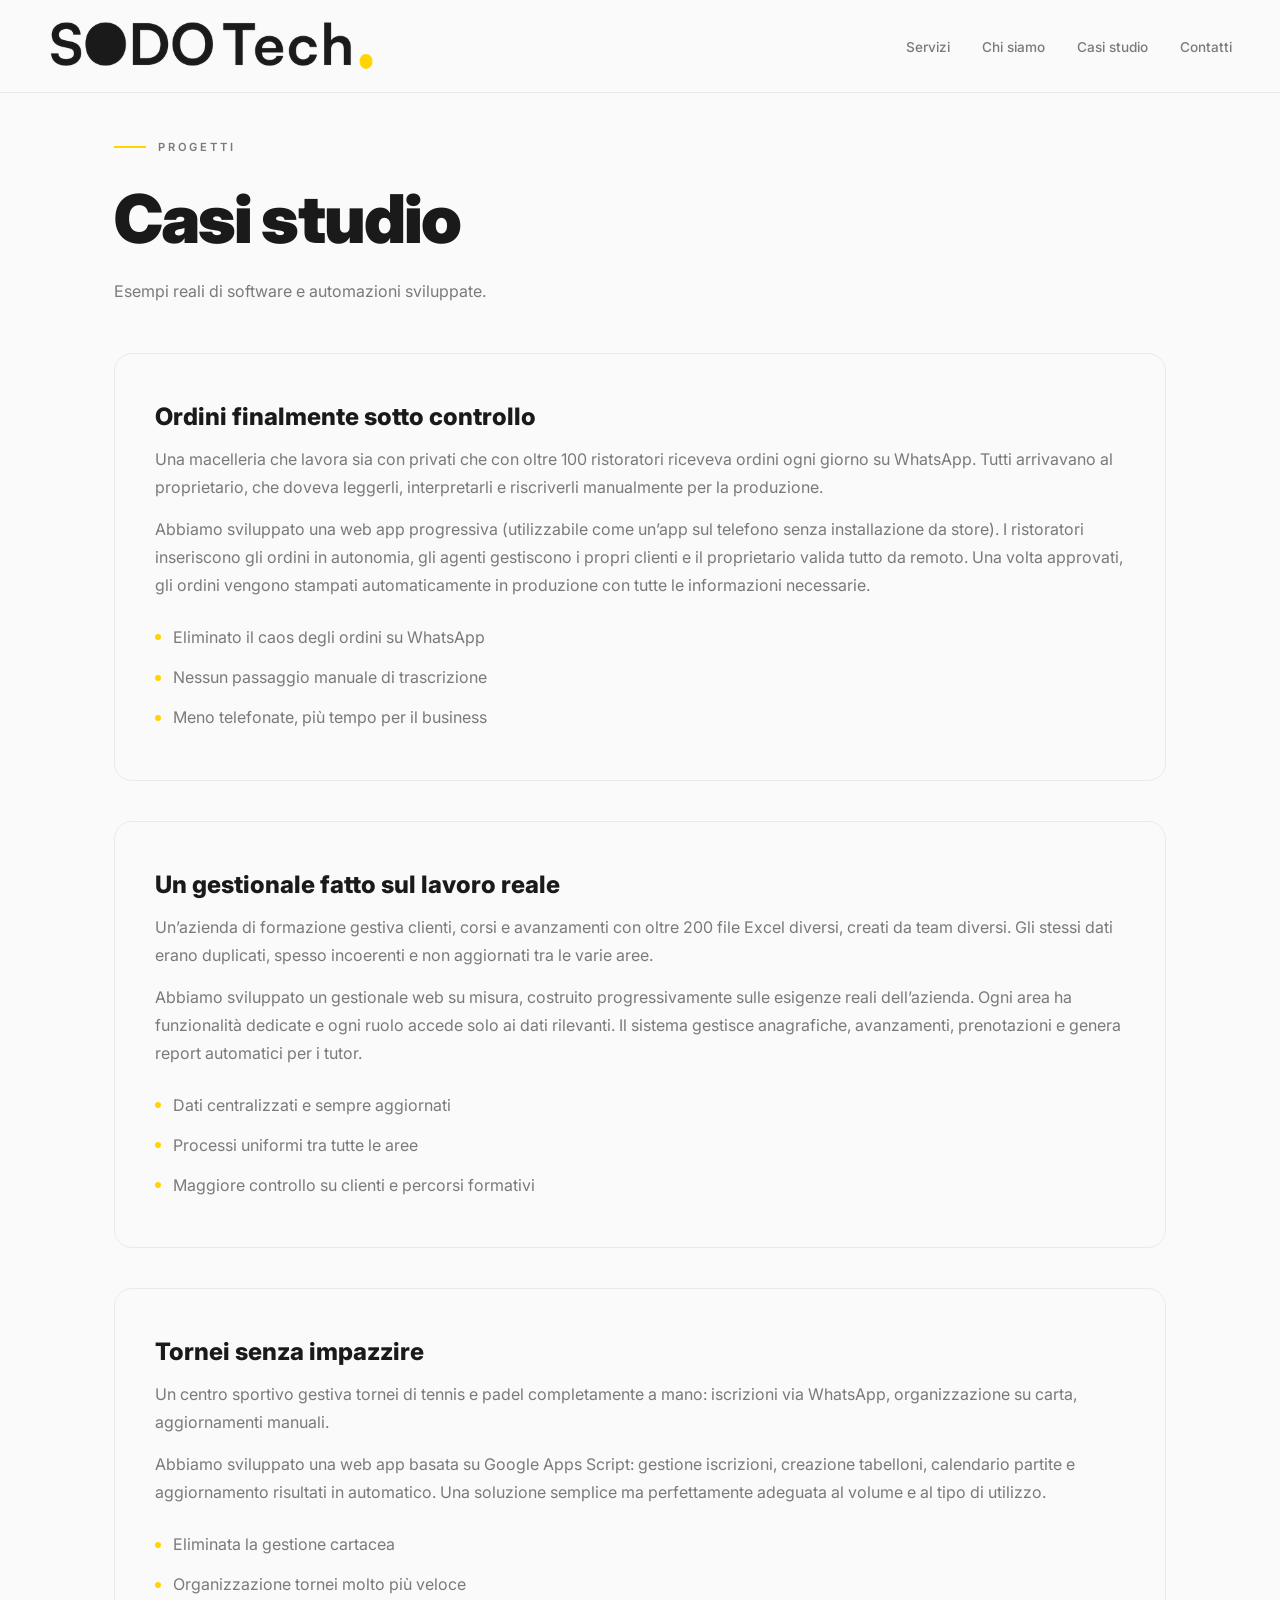
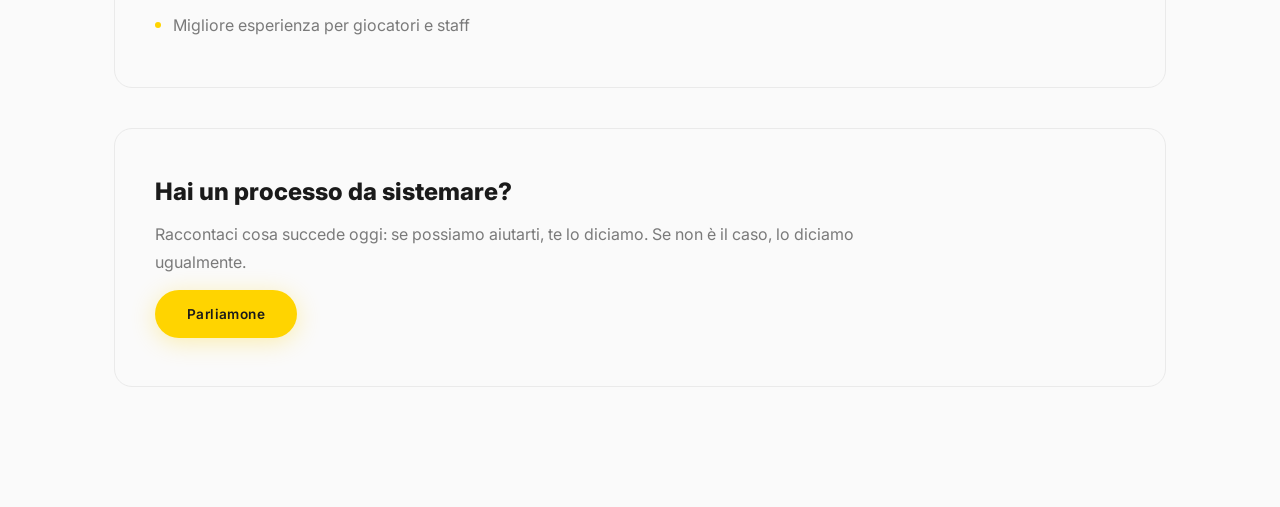
<file: casi-studio.html>
<!DOCTYPE html>
<html lang="it">

<head>
    <meta charset="UTF-8" />
    <meta name="viewport" content="width=device-width, initial-scale=1.0" />
    <title>Casi studio — SODO Tech</title>

  <!-- Primary Meta -->
  <meta name="description" content="Software semplici, veloci e fatti per funzionare. Niente fuffa. Niente paroloni." />
  <meta name="theme-color" content="#000000" />

  <!-- Open Graph -->
  <meta property="og:title" content="SODO Tech" />
  <meta property="og:description" content="Software semplici, veloci e fatti per funzionare. Niente fuffa. Niente paroloni." />
  <meta property="og:image" content="https://www.sodotech.it/logo-preview.png" />
  <meta property="og:image:secure_url" content="https://www.sodotech.it/logo-preview.png" />
  <meta property="og:image:type" content="image/png" />
  <meta property="og:image:width" content="1200" />
  <meta property="og:image:height" content="630" />
  <meta property="og:url" content="https://www.sodotech.it/casi-studio.html" />
  <meta property="og:type" content="website" />
  <meta property="og:site_name" content="SODO Tech" />
  <meta property="og:locale" content="it_IT" />

  <!-- Twitter / X -->
  <meta name="twitter:card" content="summary_large_image" />
  <meta name="twitter:title" content="SODO Tech" />
  <meta name="twitter:description" content="Software semplici, veloci e fatti per funzionare. Niente fuffa. Niente paroloni." />
  <meta name="twitter:image" content="https://www.sodotech.it/logo-preview.png" />

  <!-- Favicons -->
  <link rel="icon" href="/favicon.png" sizes="any">
  <link rel="shortcut icon" href="/favicon.png">
  <link rel="apple-touch-icon" href="/favicon.png">
<link rel="stylesheet" href="style.css" />
</head>

<body>

    <div class="cursor" id="cursor"></div>
    <div class="cursor-ring" id="cursorRing"></div>

    <nav>
        <a href="index.html" class="logo index-logo">
            <picture>
                <source media="(max-width: 900px)" srcset="https://i.imgur.com/SOgBfK8.png" />
                <img src="logo.png?v=20260525" alt="SODO Tech" />
            </picture>
        </a>

        <ul class="nav-links">
            <li><a href="servizi.html">Servizi</a></li>
            <li><a href="chisiamo.html">Chi siamo</a></li>
            <li><a href="casi-studio.html">Casi studio</a></li>
            <li><a href="index.html#cta">Contatti</a></li>
        </ul>

        <div class="menu-toggle" id="menuToggle">
            <span></span>
            <span></span>
        </div>
    </nav>

    <div class="mobile-menu" id="mobileMenu">
        <a href="servizi.html">Servizi</a>
        <a href="chisiamo.html">Chi siamo</a>
        <a href="casi-studio.html">Casi studio</a>
        <a href="index.html#cta">Contatti</a>
    </div>


    <main class="page">

        <header class="page-hero">

            <div class="section-label">Progetti</div>

            <h1 class="page-title">
                Casi studio
            </h1>

            <p class="page-sub">
                Esempi reali di software e automazioni sviluppate.
            </p>

        </header>


        <section id="ordini" class="service-detail">
            <h2>Ordini finalmente sotto controllo</h2>
            <p>
                Una macelleria che lavora sia con privati che con oltre 100 ristoratori riceveva ordini ogni giorno su WhatsApp.
                Tutti arrivavano al proprietario, che doveva leggerli, interpretarli e riscriverli manualmente per la produzione.
            </p>
            <p>
                Abbiamo sviluppato una web app progressiva (utilizzabile come un’app sul telefono senza installazione da store).
                I ristoratori inseriscono gli ordini in autonomia, gli agenti gestiscono i propri clienti e il proprietario valida tutto da remoto.
                Una volta approvati, gli ordini vengono stampati automaticamente in produzione con tutte le informazioni necessarie.
            </p>
            <ul class="bullets">
                <li>Eliminato il caos degli ordini su WhatsApp</li>
                <li>Nessun passaggio manuale di trascrizione</li>
                <li>Meno telefonate, più tempo per il business</li>
            </ul>
        </section>

        <section id="gestionale" class="service-detail">
            <h2>Un gestionale fatto sul lavoro reale</h2>
            <p>
                Un’azienda di formazione gestiva clienti, corsi e avanzamenti con oltre 200 file Excel diversi, creati da team diversi.
                Gli stessi dati erano duplicati, spesso incoerenti e non aggiornati tra le varie aree.
            </p>
            <p>
                Abbiamo sviluppato un gestionale web su misura, costruito progressivamente sulle esigenze reali dell’azienda.
                Ogni area ha funzionalità dedicate e ogni ruolo accede solo ai dati rilevanti.
                Il sistema gestisce anagrafiche, avanzamenti, prenotazioni e genera report automatici per i tutor.
            </p>
            <ul class="bullets">
                <li>Dati centralizzati e sempre aggiornati</li>
                <li>Processi uniformi tra tutte le aree</li>
                <li>Maggiore controllo su clienti e percorsi formativi</li>
            </ul>
        </section>

        <section id="tornei" class="service-detail">
            <h2>Tornei senza impazzire</h2>
            <p>
                Un centro sportivo gestiva tornei di tennis e padel completamente a mano:
                iscrizioni via WhatsApp, organizzazione su carta, aggiornamenti manuali.
            </p>
            <p>
                Abbiamo sviluppato una web app basata su Google Apps Script:
                gestione iscrizioni, creazione tabelloni, calendario partite e aggiornamento risultati in automatico.
                Una soluzione semplice ma perfettamente adeguata al volume e al tipo di utilizzo.
            </p>
            <ul class="bullets">
                <li>Eliminata la gestione cartacea</li>
                <li>Organizzazione tornei molto più veloce</li>
                <li>Migliore esperienza per giocatori e staff</li>
            </ul>
        </section>

        <section class="service-detail highlight">
            <h2>Hai un processo da sistemare?</h2>
            <p class="page-sub">
                Raccontaci cosa succede oggi: se possiamo aiutarti, te lo diciamo.
                Se non è il caso, lo diciamo ugualmente.
            </p>
            <a class="btn btn-primary" href="index.html#cta">Parliamone</a>
        </section>

    </main>


    <script src="script.js"></script>

</body>

</html>
</file>
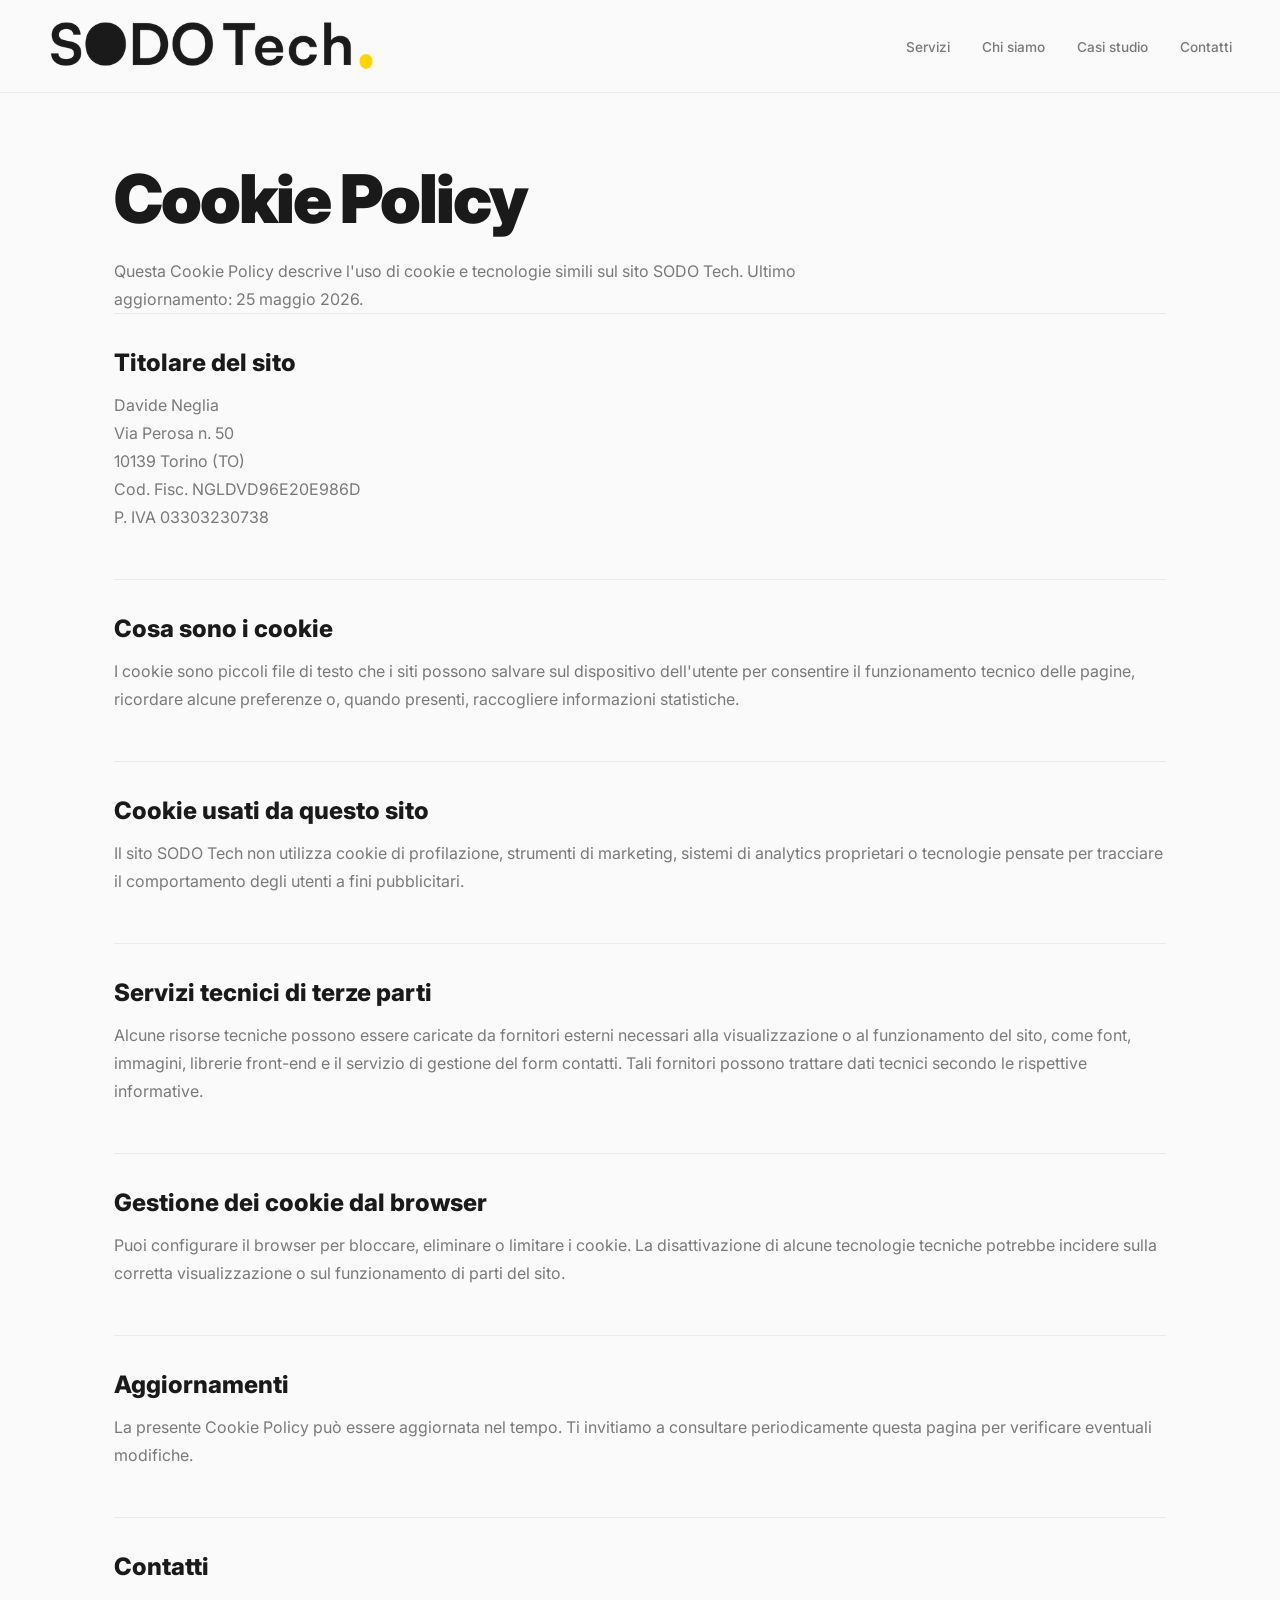
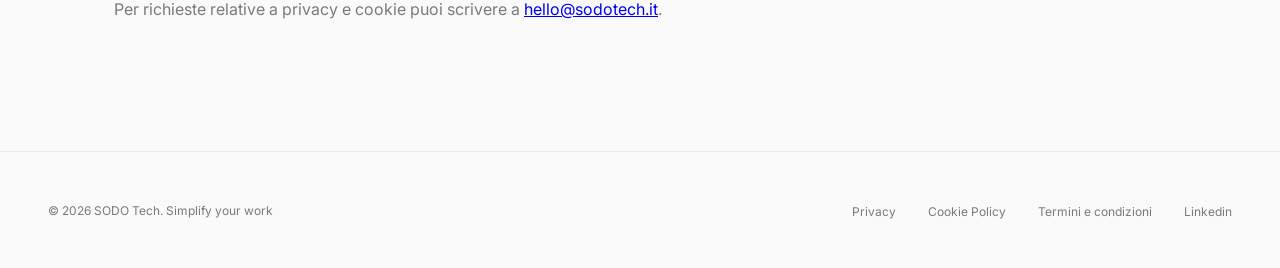
<file: cookie-policy.html>
<!DOCTYPE html>
<html lang="it">

<head>
  <meta charset="UTF-8">
  <meta name="viewport" content="width=device-width, initial-scale=1.0" />
  <title>Cookie Policy | SODO Tech</title>

  <!-- Primary Meta -->
  <meta name="description" content="Software semplici, veloci e fatti per funzionare. Niente fuffa. Niente paroloni." />
  <meta name="theme-color" content="#000000" />

  <!-- Open Graph -->
  <meta property="og:title" content="SODO Tech" />
  <meta property="og:description" content="Software semplici, veloci e fatti per funzionare. Niente fuffa. Niente paroloni." />
  <meta property="og:image" content="https://www.sodotech.it/logo-preview.png" />
  <meta property="og:image:secure_url" content="https://www.sodotech.it/logo-preview.png" />
  <meta property="og:image:type" content="image/png" />
  <meta property="og:image:width" content="1200" />
  <meta property="og:image:height" content="630" />
  <meta property="og:url" content="https://www.sodotech.it/cookie-policy.html" />
  <meta property="og:type" content="website" />
  <meta property="og:site_name" content="SODO Tech" />
  <meta property="og:locale" content="it_IT" />

  <!-- Twitter / X -->
  <meta name="twitter:card" content="summary_large_image" />
  <meta name="twitter:title" content="SODO Tech" />
  <meta name="twitter:description" content="Software semplici, veloci e fatti per funzionare. Niente fuffa. Niente paroloni." />
  <meta name="twitter:image" content="https://www.sodotech.it/logo-preview.png" />

  <!-- Favicons -->
  <link rel="icon" href="/favicon.png" sizes="any">
  <link rel="shortcut icon" href="/favicon.png">
  <link rel="apple-touch-icon" href="/favicon.png">
<link rel="stylesheet" href="style.css">
</head>

<body>

  <nav>
    <a href="index.html" class="logo index-logo">
      <picture>
        <source media="(max-width: 900px)" srcset="https://i.imgur.com/SOgBfK8.png" />
        <img src="logo.png" alt="SODO Tech" />
      </picture>
    </a>

    <ul class="nav-links">
      <li><a href="servizi.html">Servizi</a></li>
      <li><a href="chisiamo.html">Chi siamo</a></li>
      <li><a href="casi-studio.html">Casi studio</a></li>
      <li><a href="index.html#cta">Contatti</a></li>
    </ul>

    <div class="menu-toggle" id="menuToggle">
      <span></span>
      <span></span>
    </div>
  </nav>

  <div class="mobile-menu" id="mobileMenu">
    <a href="servizi.html">Servizi</a>
    <a href="chisiamo.html">Chi siamo</a>
    <a href="casi-studio.html">Casi studio</a>
    <a href="index.html#cta">Contatti</a>
  </div>

  <main class="page">

    <h1 class="page-title">Cookie Policy</h1>
    <p class="page-sub">
      Questa Cookie Policy descrive l'uso di cookie e tecnologie simili sul sito SODO Tech.
      Ultimo aggiornamento: 25 maggio 2026.
    </p>

    <div class="page-block">
      <h2>Titolare del sito</h2>
      <p>
        Davide Neglia<br>
        Via Perosa n. 50<br>
        10139 Torino (TO)<br>
        Cod. Fisc. NGLDVD96E20E986D<br>
        P. IVA 03303230738
      </p>
    </div>

    <div class="page-block">
      <h2>Cosa sono i cookie</h2>
      <p>
        I cookie sono piccoli file di testo che i siti possono salvare sul dispositivo dell'utente per consentire
        il funzionamento tecnico delle pagine, ricordare alcune preferenze o, quando presenti, raccogliere informazioni statistiche.
      </p>
    </div>

    <div class="page-block">
      <h2>Cookie usati da questo sito</h2>
      <p>
        Il sito SODO Tech non utilizza cookie di profilazione, strumenti di marketing, sistemi di analytics proprietari
        o tecnologie pensate per tracciare il comportamento degli utenti a fini pubblicitari.
      </p>
    </div>

    <div class="page-block">
      <h2>Servizi tecnici di terze parti</h2>
      <p>
        Alcune risorse tecniche possono essere caricate da fornitori esterni necessari alla visualizzazione o al funzionamento del sito,
        come font, immagini, librerie front-end e il servizio di gestione del form contatti. Tali fornitori possono trattare dati tecnici
        secondo le rispettive informative.
      </p>
    </div>

    <div class="page-block">
      <h2>Gestione dei cookie dal browser</h2>
      <p>
        Puoi configurare il browser per bloccare, eliminare o limitare i cookie. La disattivazione di alcune tecnologie tecniche
        potrebbe incidere sulla corretta visualizzazione o sul funzionamento di parti del sito.
      </p>
    </div>

    <div class="page-block">
      <h2>Aggiornamenti</h2>
      <p>
        La presente Cookie Policy può essere aggiornata nel tempo. Ti invitiamo a consultare periodicamente questa pagina
        per verificare eventuali modifiche.
      </p>
    </div>

    <div class="page-block">
      <h2>Contatti</h2>
      <p>
        Per richieste relative a privacy e cookie puoi scrivere a
        <a href="mailto:hello@sodotech.it">hello@sodotech.it</a>.
      </p>
    </div>

  </main>

  <footer>
    <div class="footer-copy">© 2026 SODO Tech. Simplify your work</div>
    <ul class="footer-links">
      <li><a href="privacy.html">Privacy</a></li>
      <li><a href="cookie-policy.html">Cookie Policy</a></li>
      <li><a href="termini-condizioni.html">Termini e condizioni</a></li>
      <li><a href="https://www.linkedin.com/company/sodo-tech" rel="noopener" target="_blank">Linkedin</a></li>
    </ul>
  </footer>

  <script src="script.js"></script>
</body>

</html>
</file>
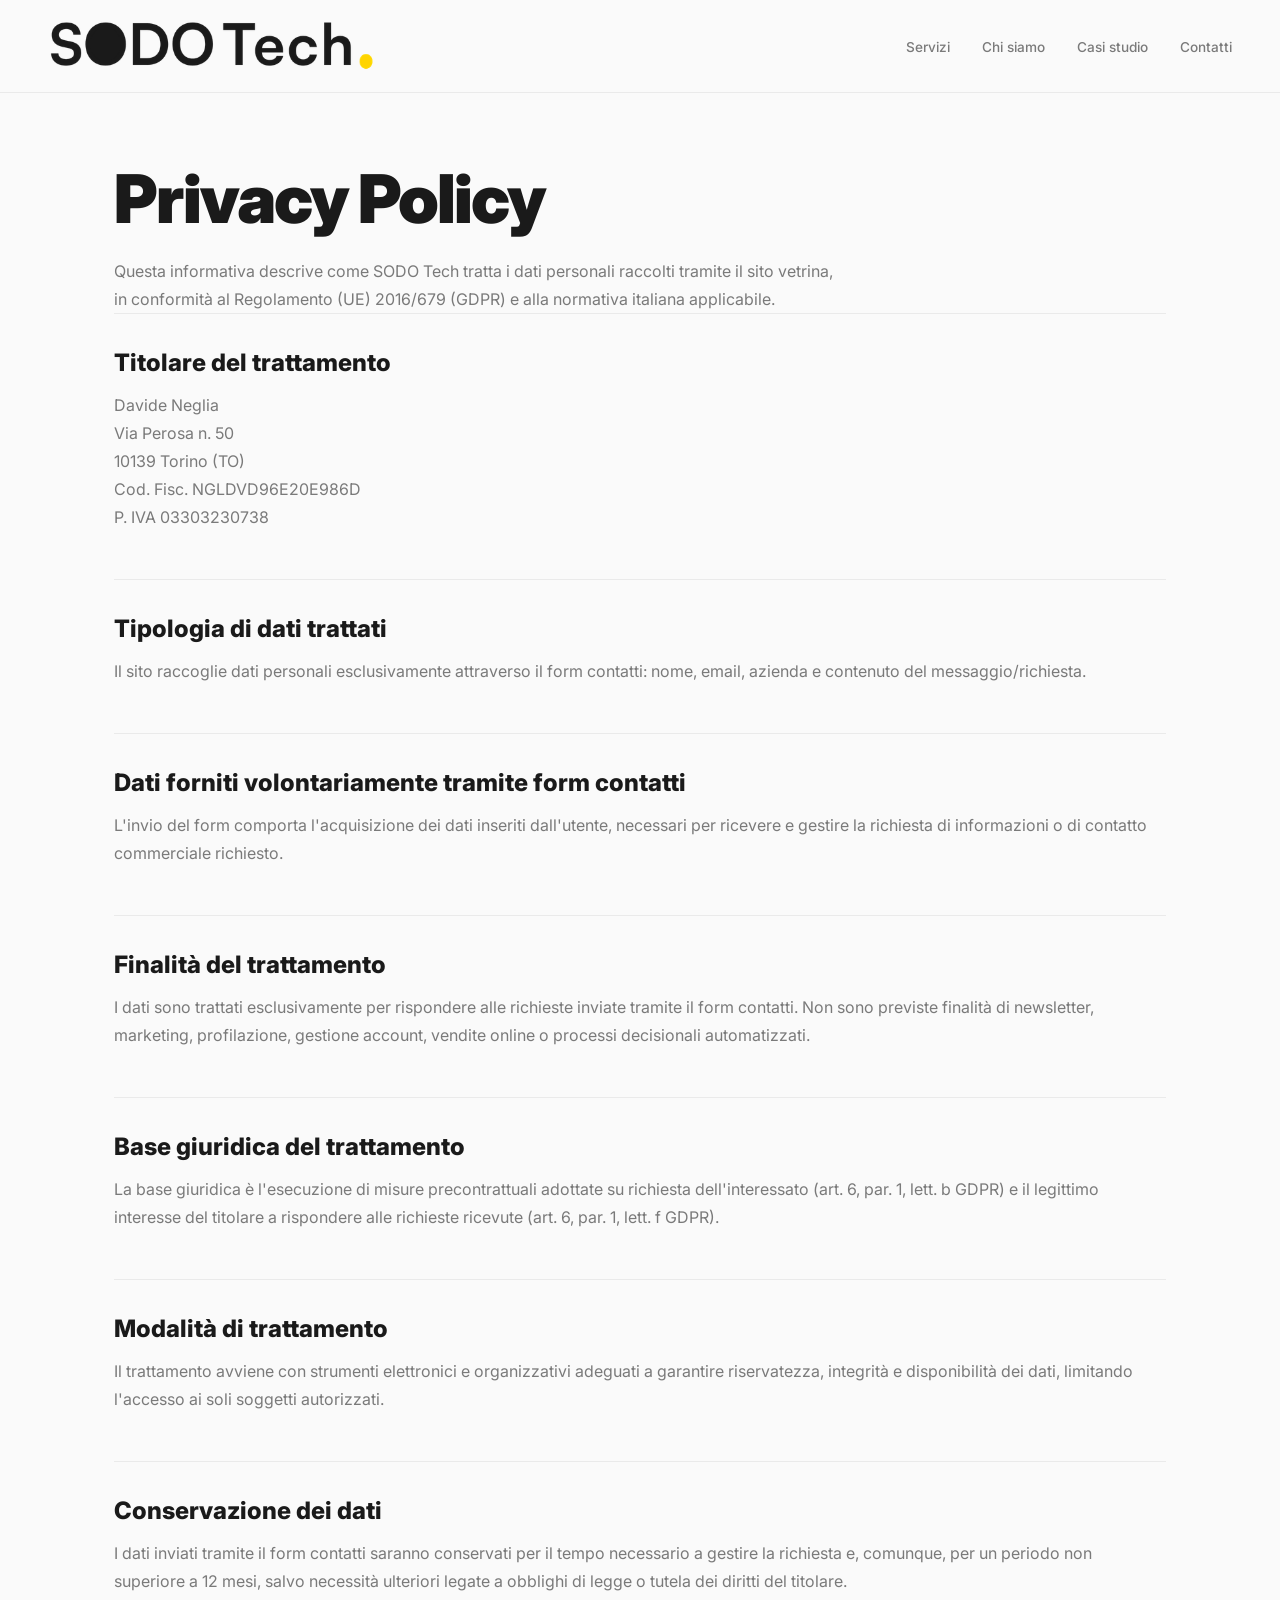
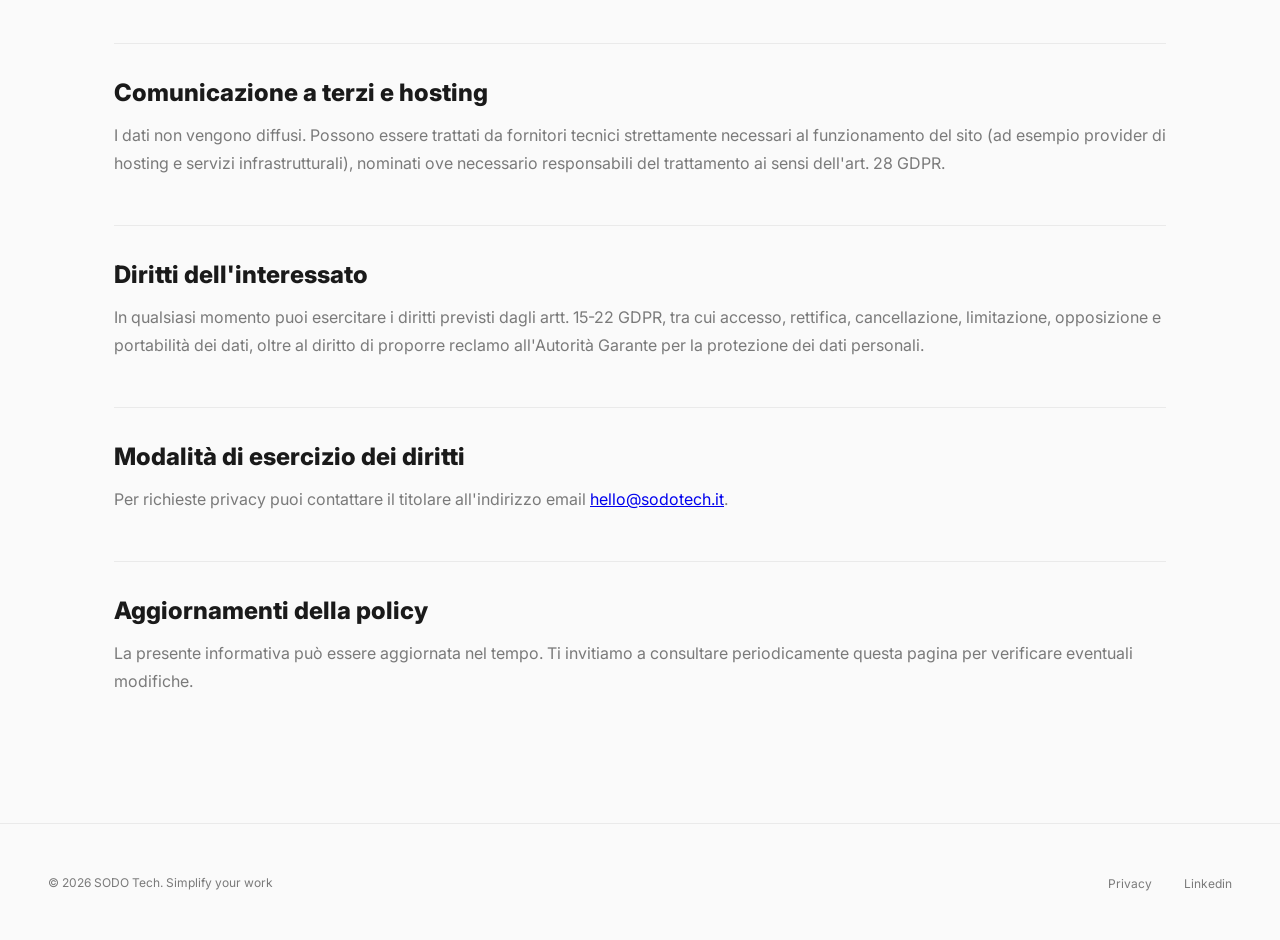
<file: privacy.html>
<!DOCTYPE html>
<html lang="it">

<head>
  <meta charset="UTF-8">
  <meta name="viewport" content="width=device-width, initial-scale=1.0" />
  <title>Privacy Policy | SODO Tech</title>

  <!-- Primary Meta -->
  <meta name="description" content="Software semplici, veloci e fatti per funzionare. Niente fuffa. Niente paroloni." />
  <meta name="theme-color" content="#000000" />

  <!-- Open Graph -->
  <meta property="og:title" content="SODO Tech" />
  <meta property="og:description" content="Software semplici, veloci e fatti per funzionare. Niente fuffa. Niente paroloni." />
  <meta property="og:image" content="https://www.sodotech.it/logo-preview.png" />
  <meta property="og:image:secure_url" content="https://www.sodotech.it/logo-preview.png" />
  <meta property="og:image:type" content="image/png" />
  <meta property="og:image:width" content="1200" />
  <meta property="og:image:height" content="630" />
  <meta property="og:url" content="https://www.sodotech.it/privacy.html" />
  <meta property="og:type" content="website" />
  <meta property="og:site_name" content="SODO Tech" />
  <meta property="og:locale" content="it_IT" />

  <!-- Twitter / X -->
  <meta name="twitter:card" content="summary_large_image" />
  <meta name="twitter:title" content="SODO Tech" />
  <meta name="twitter:description" content="Software semplici, veloci e fatti per funzionare. Niente fuffa. Niente paroloni." />
  <meta name="twitter:image" content="https://www.sodotech.it/logo-preview.png" />

  <!-- Favicons -->
  <link rel="icon" href="/favicon.png" sizes="any">
  <link rel="shortcut icon" href="/favicon.png">
  <link rel="apple-touch-icon" href="/favicon.png">
<link rel="stylesheet" href="style.css">
</head>

<body>

  <nav>
    <a href="index.html" class="logo index-logo">
      <picture>
        <source media="(max-width: 900px)" srcset="https://i.imgur.com/SOgBfK8.png" />
        <img src="logo.png" alt="SODO Tech" />
      </picture>
    </a>

    <ul class="nav-links">
      <li><a href="servizi.html">Servizi</a></li>
      <li><a href="chisiamo.html">Chi siamo</a></li>
      <li><a href="casi-studio.html">Casi studio</a></li>
      <li><a href="index.html#cta">Contatti</a></li>
    </ul>

    <div class="menu-toggle" id="menuToggle">
      <span></span>
      <span></span>
    </div>
  </nav>

  <div class="mobile-menu" id="mobileMenu">
    <a href="servizi.html">Servizi</a>
    <a href="chisiamo.html">Chi siamo</a>
    <a href="casi-studio.html">Casi studio</a>
    <a href="index.html#cta">Contatti</a>
  </div>

  <main class="page">

    <h1 class="page-title">Privacy Policy</h1>
    <p class="page-sub">
      Questa informativa descrive come SODO Tech tratta i dati personali raccolti tramite il sito vetrina,
      in conformità al Regolamento (UE) 2016/679 (GDPR) e alla normativa italiana applicabile.
    </p>

    <div class="page-block">
      <h2>Titolare del trattamento</h2>
      <p>
        Davide Neglia<br>
        Via Perosa n. 50<br>
        10139 Torino (TO)<br>
        Cod. Fisc. NGLDVD96E20E986D<br>
        P. IVA 03303230738
      </p>
    </div>

    <div class="page-block">
      <h2>Tipologia di dati trattati</h2>
      <p>
        Il sito raccoglie dati personali esclusivamente attraverso il form contatti: nome, email, azienda e contenuto
        del messaggio/richiesta.
      </p>
    </div>

    <div class="page-block">
      <h2>Dati forniti volontariamente tramite form contatti</h2>
      <p>
        L'invio del form comporta l'acquisizione dei dati inseriti dall'utente, necessari per ricevere e gestire la richiesta
        di informazioni o di contatto commerciale richiesto.
      </p>
    </div>

    <div class="page-block">
      <h2>Finalità del trattamento</h2>
      <p>
        I dati sono trattati esclusivamente per rispondere alle richieste inviate tramite il form contatti.
        Non sono previste finalità di newsletter, marketing, profilazione, gestione account, vendite online o processi decisionali automatizzati.
      </p>
    </div>

    <div class="page-block">
      <h2>Base giuridica del trattamento</h2>
      <p>
        La base giuridica è l'esecuzione di misure precontrattuali adottate su richiesta dell'interessato (art. 6, par. 1, lett. b GDPR)
        e il legittimo interesse del titolare a rispondere alle richieste ricevute (art. 6, par. 1, lett. f GDPR).
      </p>
    </div>

    <div class="page-block">
      <h2>Modalità di trattamento</h2>
      <p>
        Il trattamento avviene con strumenti elettronici e organizzativi adeguati a garantire riservatezza, integrità e disponibilità dei dati,
        limitando l'accesso ai soli soggetti autorizzati.
      </p>
    </div>

    <div class="page-block">
      <h2>Conservazione dei dati</h2>
      <p>
        I dati inviati tramite il form contatti saranno conservati per il tempo necessario a gestire la richiesta e, comunque,
        per un periodo non superiore a 12 mesi, salvo necessità ulteriori legate a obblighi di legge o tutela dei diritti del titolare.
      </p>
    </div>

    <div class="page-block">
      <h2>Comunicazione a terzi e hosting</h2>
      <p>
        I dati non vengono diffusi. Possono essere trattati da fornitori tecnici strettamente necessari al funzionamento del sito
        (ad esempio provider di hosting e servizi infrastrutturali), nominati ove necessario responsabili del trattamento ai sensi dell'art. 28 GDPR.
      </p>
    </div>

    <div class="page-block">
      <h2>Diritti dell'interessato</h2>
      <p>
        In qualsiasi momento puoi esercitare i diritti previsti dagli artt. 15-22 GDPR, tra cui accesso, rettifica, cancellazione,
        limitazione, opposizione e portabilità dei dati, oltre al diritto di proporre reclamo all'Autorità Garante per la protezione dei dati personali.
      </p>
    </div>

    <div class="page-block">
      <h2>Modalità di esercizio dei diritti</h2>
      <p>
        Per richieste privacy puoi contattare il titolare all'indirizzo email
        <a href="mailto:hello@sodotech.it">hello@sodotech.it</a>.
      </p>
    </div>

    <div class="page-block">
      <h2>Aggiornamenti della policy</h2>
      <p>
        La presente informativa può essere aggiornata nel tempo. Ti invitiamo a consultare periodicamente questa pagina per verificare eventuali modifiche.
      </p>
    </div>

  </main>

  <footer>
    <div class="footer-copy">© 2026 SODO Tech. Simplify your work</div>
    <ul class="footer-links">
      <li><a href="privacy.html">Privacy</a></li>
      <li><a href="https://www.linkedin.com/company/sodo-tech" rel="noopener" target="_blank">Linkedin</a></li>
    </ul>
  </footer>

  <script src="script.js"></script>
</body>

</html>
</file>
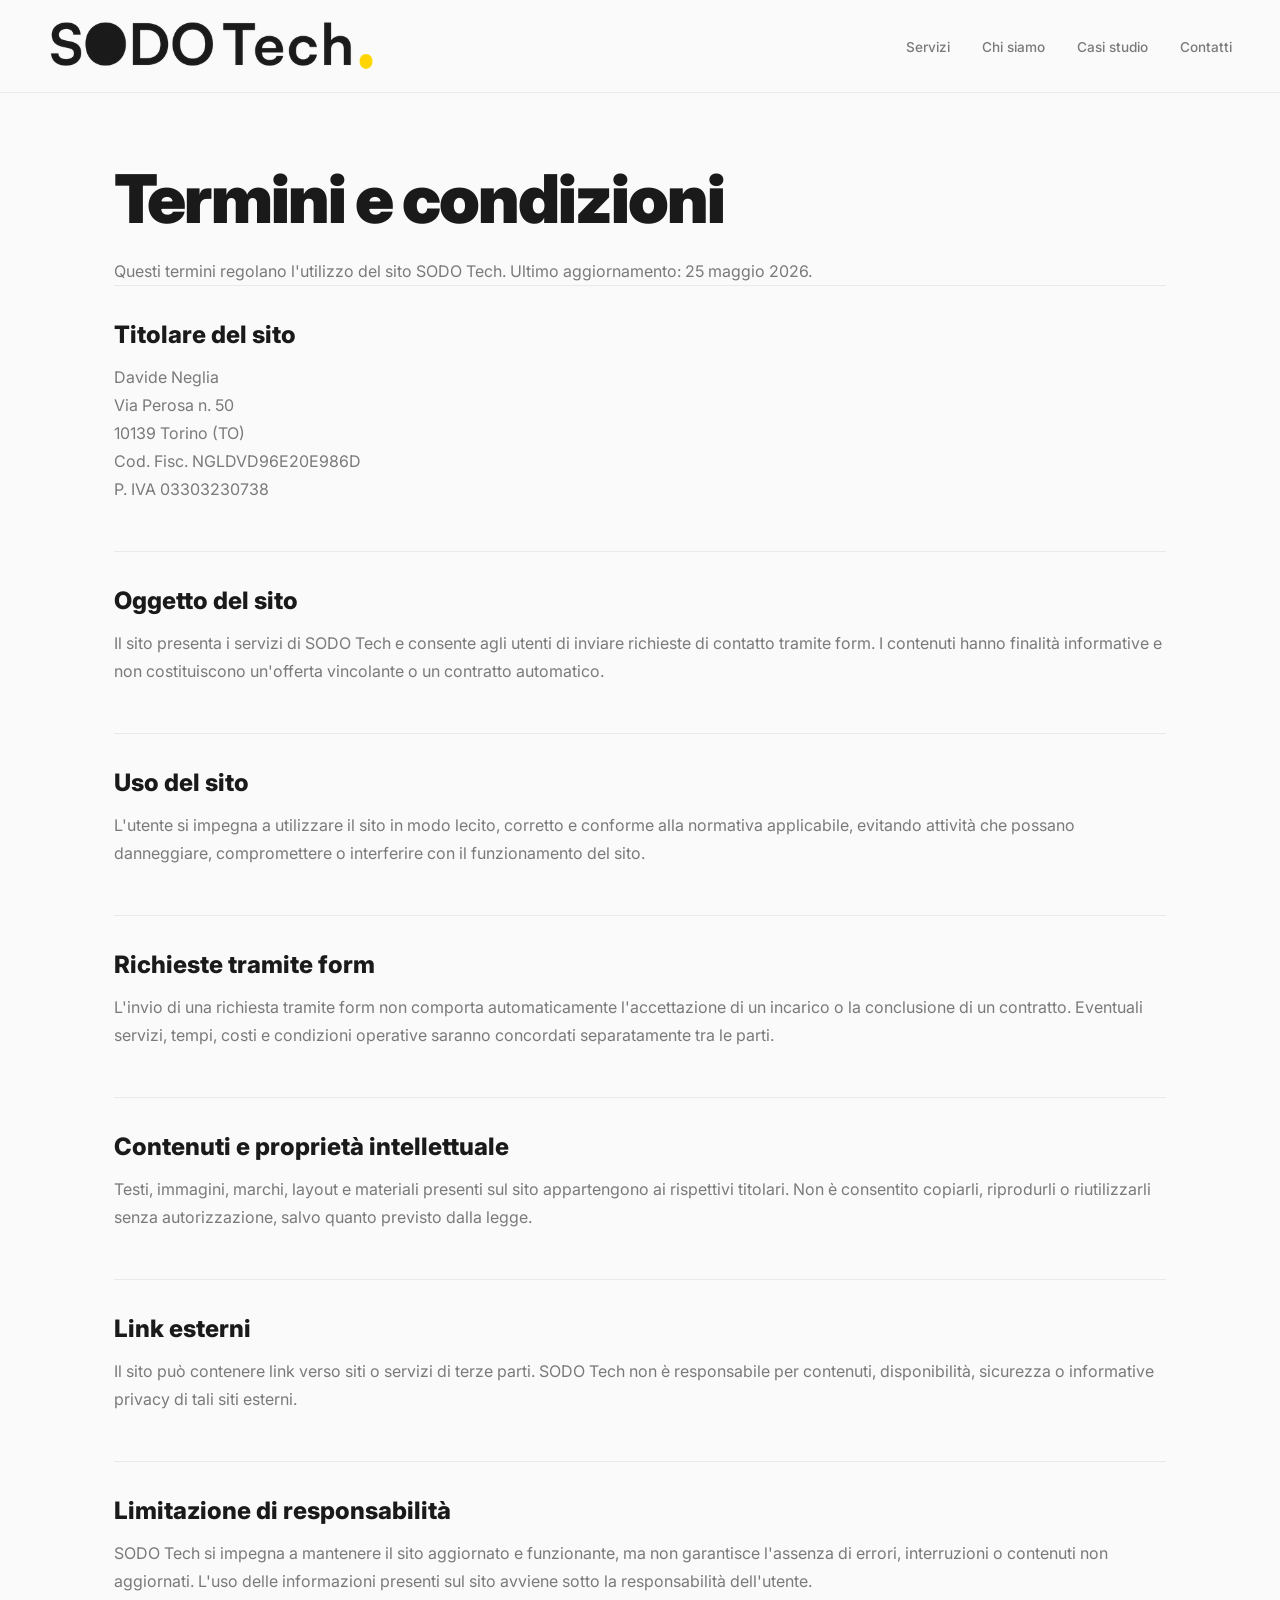
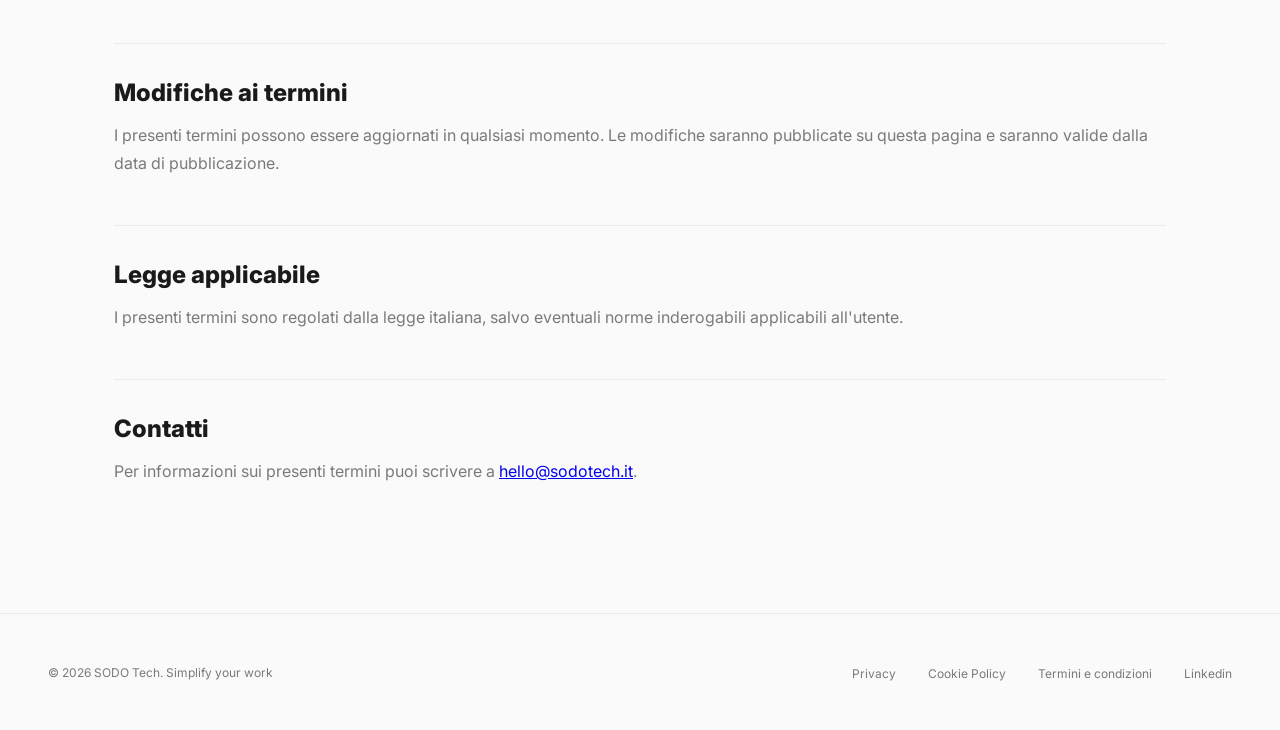
<file: termini-condizioni.html>
<!DOCTYPE html>
<html lang="it">

<head>
  <meta charset="UTF-8">
  <meta name="viewport" content="width=device-width, initial-scale=1.0" />
  <title>Termini e condizioni | SODO Tech</title>

  <!-- Primary Meta -->
  <meta name="description" content="Software semplici, veloci e fatti per funzionare. Niente fuffa. Niente paroloni." />
  <meta name="theme-color" content="#000000" />

  <!-- Open Graph -->
  <meta property="og:title" content="SODO Tech" />
  <meta property="og:description" content="Software semplici, veloci e fatti per funzionare. Niente fuffa. Niente paroloni." />
  <meta property="og:image" content="https://www.sodotech.it/logo-preview.png" />
  <meta property="og:image:secure_url" content="https://www.sodotech.it/logo-preview.png" />
  <meta property="og:image:type" content="image/png" />
  <meta property="og:image:width" content="1200" />
  <meta property="og:image:height" content="630" />
  <meta property="og:url" content="https://www.sodotech.it/termini-condizioni.html" />
  <meta property="og:type" content="website" />
  <meta property="og:site_name" content="SODO Tech" />
  <meta property="og:locale" content="it_IT" />

  <!-- Twitter / X -->
  <meta name="twitter:card" content="summary_large_image" />
  <meta name="twitter:title" content="SODO Tech" />
  <meta name="twitter:description" content="Software semplici, veloci e fatti per funzionare. Niente fuffa. Niente paroloni." />
  <meta name="twitter:image" content="https://www.sodotech.it/logo-preview.png" />

  <!-- Favicons -->
  <link rel="icon" href="/favicon.png" sizes="any">
  <link rel="shortcut icon" href="/favicon.png">
  <link rel="apple-touch-icon" href="/favicon.png">
<link rel="stylesheet" href="style.css">
</head>

<body>

  <nav>
    <a href="index.html" class="logo index-logo">
      <picture>
        <source media="(max-width: 900px)" srcset="https://i.imgur.com/SOgBfK8.png" />
        <img src="logo.png" alt="SODO Tech" />
      </picture>
    </a>

    <ul class="nav-links">
      <li><a href="servizi.html">Servizi</a></li>
      <li><a href="chisiamo.html">Chi siamo</a></li>
      <li><a href="casi-studio.html">Casi studio</a></li>
      <li><a href="index.html#cta">Contatti</a></li>
    </ul>

    <div class="menu-toggle" id="menuToggle">
      <span></span>
      <span></span>
    </div>
  </nav>

  <div class="mobile-menu" id="mobileMenu">
    <a href="servizi.html">Servizi</a>
    <a href="chisiamo.html">Chi siamo</a>
    <a href="casi-studio.html">Casi studio</a>
    <a href="index.html#cta">Contatti</a>
  </div>

  <main class="page">

    <h1 class="page-title">Termini e condizioni</h1>
    <p class="page-sub">
      Questi termini regolano l'utilizzo del sito SODO Tech. Ultimo aggiornamento: 25 maggio 2026.
    </p>

    <div class="page-block">
      <h2>Titolare del sito</h2>
      <p>
        Davide Neglia<br>
        Via Perosa n. 50<br>
        10139 Torino (TO)<br>
        Cod. Fisc. NGLDVD96E20E986D<br>
        P. IVA 03303230738
      </p>
    </div>

    <div class="page-block">
      <h2>Oggetto del sito</h2>
      <p>
        Il sito presenta i servizi di SODO Tech e consente agli utenti di inviare richieste di contatto tramite form.
        I contenuti hanno finalità informative e non costituiscono un'offerta vincolante o un contratto automatico.
      </p>
    </div>

    <div class="page-block">
      <h2>Uso del sito</h2>
      <p>
        L'utente si impegna a utilizzare il sito in modo lecito, corretto e conforme alla normativa applicabile,
        evitando attività che possano danneggiare, compromettere o interferire con il funzionamento del sito.
      </p>
    </div>

    <div class="page-block">
      <h2>Richieste tramite form</h2>
      <p>
        L'invio di una richiesta tramite form non comporta automaticamente l'accettazione di un incarico o la conclusione di un contratto.
        Eventuali servizi, tempi, costi e condizioni operative saranno concordati separatamente tra le parti.
      </p>
    </div>

    <div class="page-block">
      <h2>Contenuti e proprietà intellettuale</h2>
      <p>
        Testi, immagini, marchi, layout e materiali presenti sul sito appartengono ai rispettivi titolari.
        Non è consentito copiarli, riprodurli o riutilizzarli senza autorizzazione, salvo quanto previsto dalla legge.
      </p>
    </div>

    <div class="page-block">
      <h2>Link esterni</h2>
      <p>
        Il sito può contenere link verso siti o servizi di terze parti. SODO Tech non è responsabile per contenuti,
        disponibilità, sicurezza o informative privacy di tali siti esterni.
      </p>
    </div>

    <div class="page-block">
      <h2>Limitazione di responsabilità</h2>
      <p>
        SODO Tech si impegna a mantenere il sito aggiornato e funzionante, ma non garantisce l'assenza di errori,
        interruzioni o contenuti non aggiornati. L'uso delle informazioni presenti sul sito avviene sotto la responsabilità dell'utente.
      </p>
    </div>

    <div class="page-block">
      <h2>Modifiche ai termini</h2>
      <p>
        I presenti termini possono essere aggiornati in qualsiasi momento. Le modifiche saranno pubblicate su questa pagina
        e saranno valide dalla data di pubblicazione.
      </p>
    </div>

    <div class="page-block">
      <h2>Legge applicabile</h2>
      <p>
        I presenti termini sono regolati dalla legge italiana, salvo eventuali norme inderogabili applicabili all'utente.
      </p>
    </div>

    <div class="page-block">
      <h2>Contatti</h2>
      <p>
        Per informazioni sui presenti termini puoi scrivere a
        <a href="mailto:hello@sodotech.it">hello@sodotech.it</a>.
      </p>
    </div>

  </main>

  <footer>
    <div class="footer-copy">© 2026 SODO Tech. Simplify your work</div>
    <ul class="footer-links">
      <li><a href="privacy.html">Privacy</a></li>
      <li><a href="cookie-policy.html">Cookie Policy</a></li>
      <li><a href="termini-condizioni.html">Termini e condizioni</a></li>
      <li><a href="https://www.linkedin.com/company/sodo-tech" rel="noopener" target="_blank">Linkedin</a></li>
    </ul>
  </footer>

  <script src="script.js"></script>
</body>

</html>
</file>
<file: style.css>
﻿@import url('https://api.fontshare.com/v2/css?f[]=satoshi@700,900,400&display=swap');
@import url('https://fonts.googleapis.com/css2?family=Inter:wght@300;400;500;600&display=swap');

:root {
  --c-yellow: #FFD400;
  --c-black: #1A1A1A;
  --c-white: #FAFAFA;
  --c-gray-l: #EAEAEA;
  --c-gray-m: #7A7A7A;
  --c-petrol: #0A2540;

  --c1: var(--c-yellow);
  --c2: var(--c-petrol);
  --c3: var(--c-petrol);
  --c4: var(--c-yellow);
  --c5: var(--c-yellow);
  --c6: var(--c-petrol);

  --bg: var(--c-white);
  --fg: var(--c-black);

  --font-title: 'Satoshi', 'Inter', sans-serif;
  --font-body: 'Inter', sans-serif;

  --mono: var(--font-body);
  --sans: var(--font-body);
  --display: var(--font-title);
}

*,
*::before,
*::after {
  margin: 0;
  padding: 0;
  box-sizing: border-box;
}

html {
  scroll-behavior: smooth;
}

body {
  background: var(--bg);
  color: var(--fg);
  font-family: var(--font-body);
  overflow-x: hidden;

}

/* CUSTOM CURSOR */
.cursor,
.cursor-ring {
  display: none;
}

/* NAV */
nav {
  position: fixed;
  top: 0;
  left: 0;
  right: 0;
  z-index: 100;
  padding: 18px 48px;
  display: flex;
  justify-content: space-between;
  align-items: center;
  background: rgba(250, 250, 250, 0.92);
  backdrop-filter: blur(14px);
  border-bottom: 1px solid var(--c-gray-l);
}

.logo {
  display: inline-flex;
  align-items: center;
  gap: 12px;
  text-decoration: none;
}

.logo img {
  height: 56px;
  width: auto;
  display: block;
}

.nav-links {
  display: flex;
  gap: 32px;
  list-style: none;
}

.nav-links a {
  font-family: var(--font-body);
  font-size: 0.85rem;
  font-weight: 500;
  color: var(--c-gray-m);
  text-decoration: none;
  transition: color 0.2s;
}

.nav-links a:hover {
  color: var(--fg);
}

/* HERO */
#hero {
  height: 100vh;
  display: flex;
  flex-direction: column;
  justify-content: center;
  align-items: center;
  position: relative;
  overflow: hidden;

  /* ✅ FIX: header fixed non copre più il titolo */
  padding-top: 160px;
}

.hero-bg {
  position: absolute;
  inset: 0;
  background: var(--c-white);
}

.hero-bg::after {
  content: '';
  position: absolute;
  inset: 0;
  background-image: url("data:image/svg+xml,%3Csvg viewBox='0 0 512 512' xmlns='http://www.w3.org/2000/svg'%3E%3Cfilter id='n'%3E%3CfeTurbulence type='fractalNoise' baseFrequency='0.75' numOctaves='4' stitchTiles='stitch'/%3E%3C/filter%3E%3Crect width='100%25' height='100%25' filter='url(%23n)' opacity='0.02'/%3E%3C/svg%3E");
  opacity: 0.3;
  pointer-events: none;
}

.blob {
  position: absolute;
  border-radius: 50%;
  filter: blur(120px);
  opacity: 0.10;
  animation: float 10s ease-in-out infinite;
}

.blob-1 {
  width: 600px;
  height: 600px;
  background: var(--c-yellow);
  top: -150px;
  left: -100px;
}

.blob-2 {
  width: 400px;
  height: 400px;
  background: var(--c-petrol);
  bottom: -100px;
  right: -50px;
  animation-delay: -4s;
}

.blob-3 {
  width: 300px;
  height: 300px;
  background: var(--c-yellow);
  top: 50%;
  left: 50%;
  animation-delay: -7s;
  opacity: 0.06;
}

@keyframes float {

  0%,
  100% {
    transform: translate(0, 0) scale(1);
  }

  33% {
    transform: translate(30px, -30px) scale(1.05);
  }

  66% {
    transform: translate(-20px, 20px) scale(0.95);
  }
}

.blob-3 {
  animation-name: float3;
}

@keyframes float3 {

  0%,
  100% {
    transform: translate(-50%, -50%) scale(1);
  }

  50% {
    transform: translate(-50%, -55%) scale(1.1);
  }
}

@media (max-width: 600px) {
  .hero-title {
    font-size: 3rem;
  }

  #hero {
    padding-top: 120px;
  }

  .hero-sub {
    margin-bottom: 32px;
  }
}

.hero-content {
  position: relative;
  z-index: 2;
  text-align: center;
  padding: 0 24px;
}

.hero-title {
  font-family: var(--font-title);
  font-weight: 900;
  font-size: clamp(4rem, 12vw, 11rem);
  line-height: 0.92;
  letter-spacing: -0.03em;
  margin-bottom: 28px;
  color: var(--fg);
}

.hero-title .line {
  display: block;
  overflow: hidden;
}

.hero-title .line span {
  display: block;
  opacity: 0;
  transform: translateY(110%);
  animation: slideUp 0.9s cubic-bezier(0.16, 1, 0.3, 1) forwards;
}

.hero-title .line:nth-child(1) span {
  animation-delay: 0.5s;
}

.hero-title .line:nth-child(2) span {
  animation-delay: 0.65s;
}

.hero-title .line:nth-child(3) span {
  animation-delay: 0.8s;
}

.word-colored {
  color: var(--c-yellow);
  -webkit-text-fill-color: var(--c-yellow);
}

.hero-sub {
  font-family: var(--font-body);
  font-size: clamp(1rem, 2vw, 1.2rem);
  color: var(--c-gray-m);
  max-width: 560px;
  margin: 0 auto 56px;
  line-height: 1.65;
  opacity: 0;
  animation: fadeUp 0.8s 1.1s forwards;
}

.hero-cta {
  display: inline-flex;
  gap: 16px;
  opacity: 0;
  animation: fadeUp 0.8s 1.3s forwards;
}

.btn {
  font-family: var(--font-body);
  font-size: 0.85rem;
  font-weight: 600;
  letter-spacing: 0.03em;
  padding: 16px 32px;
  border-radius: 100px;
  text-decoration: none;
  transition: transform 0.2s, box-shadow 0.2s;
  display: inline-block;
}

.btn:hover {
  transform: translateY(-3px);
}

.btn-primary {
  background: var(--c-yellow);
  color: var(--fg);
  box-shadow: 0 4px 24px rgba(255, 212, 0, 0.3);
}

.btn-primary:hover {
  box-shadow: 0 8px 48px rgba(255, 212, 0, 0.45);
}

.btn-ghost {
  border: 1.5px solid var(--c-gray-l);
  color: var(--fg);
  background: transparent;
}

.btn-ghost:hover {
  border-color: var(--c-gray-m);
}

@keyframes slideUp {
  to {
    opacity: 1;
    transform: translateY(0);
  }
}

@keyframes fadeUp {
  from {
    opacity: 0;
    transform: translateY(20px);
  }

  to {
    opacity: 1;
    transform: translateY(0);
  }
}

/* MARQUEE */
.marquee-section {
  padding: 28px 0;
  border-top: 1px solid var(--c-gray-l);
  border-bottom: 1px solid var(--c-gray-l);
  overflow: hidden;
}

.marquee-track {
  display: flex;
  gap: 48px;
  animation: marquee 20s linear infinite;
  width: max-content;
}

.marquee-section:hover .marquee-track {
  animation-play-state: paused;
}

.marquee-item {
  display: flex;
  align-items: center;
  gap: 16px;
  font-family: var(--font-title);
  font-weight: 700;
  font-size: 0.8rem;
  letter-spacing: 0.12em;
  text-transform: uppercase;
  color: var(--c-gray-m);
  white-space: nowrap;
}

.marquee-dot {
  width: 6px;
  height: 6px;
  border-radius: 50%;
  background: var(--c-yellow) !important;
}

@keyframes marquee {
  from {
    transform: translateX(0);
  }

  to {
    transform: translateX(-50%);
  }
}

/* SERVICES */
#services {
  padding: 120px 48px;
  max-width: 1400px;
  margin: 0 auto;
}

.section-label {
  font-family: var(--font-body);
  font-size: 0.7rem;
  font-weight: 600;
  letter-spacing: 0.25em;
  text-transform: uppercase;
  color: var(--c-gray-m);
  margin-bottom: 24px;
  display: flex;
  align-items: center;
  gap: 12px;
}

.section-label::before {
  content: '';
  width: 32px;
  height: 2px;
  background: var(--c-yellow);
}

.section-title {
  font-family: var(--font-title);
  font-weight: 900;
  font-size: clamp(2.5rem, 6vw, 5rem);
  line-height: 1.0;
  letter-spacing: -0.03em;
  margin-bottom: 80px;
  color: var(--fg);
}

.services-grid {
  display: grid;
  grid-template-columns: repeat(3, 1fr);
  gap: 2px;
}

.service-card {
  padding: 48px 40px;
  border: 1px solid var(--c-gray-l);
  position: relative;
  overflow: hidden;
  cursor: pointer;
  background: var(--c-white);
  opacity: 0;
  transform: translateY(60px);
  transition: opacity 0.7s ease, transform 0.7s cubic-bezier(0.16, 1, 0.3, 1), border-color 0.3s, background 0.3s;
}

.service-card.visible {
  opacity: 1;
  transform: translateY(0);
}

.service-card:hover {
  border-color: var(--c-yellow);
  background: #FFFBF0;
}

.service-num {
  font-family: var(--font-body);
  font-size: 0.65rem;
  font-weight: 500;
  letter-spacing: 0.2em;
  color: var(--c-gray-m);
  margin-bottom: 24px;
}

.service-icon {
  width: 48px;
  height: 48px;
  border-radius: 12px;
  margin-bottom: 24px;
  display: flex;
  align-items: center;
  justify-content: center;
  font-size: 1.5rem;
  background: var(--c-gray-l) !important;
}

.service-name {
  font-family: var(--font-title);
  font-weight: 700;
  font-size: 1.3rem;
  margin-bottom: 14px;
  line-height: 1.2;
  color: var(--fg);
}

.service-desc {
  font-family: var(--font-body);
  font-size: 0.9rem;
  line-height: 1.65;
  color: var(--c-gray-m);
}

.service-arrow {
  position: absolute;
  bottom: 40px;
  right: 40px;
  font-size: 1.2rem;
  color: var(--c-yellow);
  opacity: 0;
  transform: translate(-8px, 8px);
  transition: opacity 0.3s, transform 0.3s;
}

.service-card:hover .service-arrow {
  opacity: 1;
  transform: translate(0, 0);
}

/* PROCESS */
#process {
  padding: 120px 48px;
  position: relative;
  overflow: hidden;
  background: var(--c-gray-l);
}

.process-inner {
  max-width: 1400px;
  margin: 0 auto;
  display: grid;
  grid-template-columns: 1fr 1fr;
  gap: 80px;
  align-items: start;
}

.process-sticky {
  position: sticky;
  top: 40vh;
}

.process-step {
  padding: 48px 0;
  border-top: 1px solid rgba(26, 26, 26, 0.12);
  opacity: 0.2;
  transform: translateX(-20px);
  transition: opacity 0.5s, transform 0.5s;
}

.process-step.active {
  opacity: 1;
  transform: translateX(0);
}

@media (max-width: 900px) {

  .process-inner {
    display: block;
  }

  .process-sticky {
    position: relative;
    top: auto;
    margin-bottom: 40px;
  }

  .process-visual {
    height: auto;
  }

  .big-num {
    font-size: 4rem;
    text-decoration-thickness: 4px;
  }

}

@media (max-width: 900px) {

  .process-step {
    opacity: 1 !important;
    transform: none !important;
  }

}

.step-num {
  font-family: var(--font-body);
  font-size: 0.7rem;
  font-weight: 600;
  letter-spacing: 0.2em;
  margin-bottom: 16px;
  color: var(--c-gray-m) !important;
}

.step-title {
  font-family: var(--font-title);
  font-weight: 700;
  font-size: 1.6rem;
  margin-bottom: 12px;
  color: var(--fg);
}

.step-desc {
  font-family: var(--font-body);
  font-size: 0.9rem;
  line-height: 1.65;
  color: var(--c-gray-m);
}

.process-visual {
  display: flex;
  flex-direction: column;
  align-items: center;
  justify-content: center;
  height: 60vh;
}

.big-num {
  font-family: var(--font-title);
  font-weight: 900;
  font-size: clamp(8rem, 20vw, 18rem);
  line-height: 1;
  color: var(--fg) !important;
  text-decoration: underline;
  text-decoration-color: var(--c-yellow);
  text-decoration-thickness: 6px;
  text-underline-offset: 8px;
}

.big-num-label {
  font-family: var(--font-body);
  font-size: 0.75rem;
  font-weight: 500;
  letter-spacing: 0.2em;
  text-transform: uppercase;
  color: var(--c-gray-m);
  margin-top: 16px;
}

/* CTA */
#cta {
  padding: 120px 48px;
  position: relative;
  overflow: hidden;
  background: var(--c-white);
}

.cta-inner {
  max-width: 1400px;
  margin: 0 auto;
  background: var(--fg);
  border-radius: 24px;
  padding: 80px;
  text-align: center;
  position: relative;
  overflow: hidden;
  opacity: 0;
  transform: translateY(40px);
  transition: opacity 0.8s, transform 0.8s cubic-bezier(0.16, 1, 0.3, 1);
}

.cta-inner.visible {
  opacity: 1;
  transform: translateY(0);
}

.cta-title {
  font-family: var(--font-title);
  font-weight: 900;
  font-size: clamp(2.5rem, 6vw, 5.5rem);
  line-height: 1;
  letter-spacing: -0.03em;
  margin-bottom: 24px;
  color: var(--c-white);
}

.cta-sub {
  font-family: var(--font-body);
  font-size: 1.05rem;
  color: rgba(250, 250, 250, 0.5);
  margin-bottom: 34px;
  max-width: 560px;
  margin-left: auto;
  margin-right: auto;
  line-height: 1.65;
}

.cta-micro {
  margin-top: 18px;
  font-size: 0.85rem;
  color: rgba(250, 250, 250, 0.35);
}

.contact-form {
  display: flex;
  gap: 12px;
  max-width: 520px;
  margin: 0 auto;
}

.form-input {
  flex: 1;
  background: rgba(250, 250, 250, 0.07);
  border: 1px solid rgba(250, 250, 250, 0.15);
  border-radius: 100px;
  padding: 16px 24px;
  color: var(--c-white);
  font-family: var(--font-body);
  font-size: 0.9rem;
  outline: none;
}

.form-input:focus {
  border-color: rgba(255, 212, 0, 0.55);
  background: rgba(250, 250, 250, 0.11);
}

.form-input::placeholder {
  color: rgba(250, 250, 250, 0.3);
}

.form-label {
  font-size: 0.85rem;
  color: rgba(250, 250, 250, 0.82);
  text-align: left;
  padding-left: 6px;
}

.privacy-note {
  font-size: 0.82rem;
  line-height: 1.6;
  color: rgba(250, 250, 250, 0.7);
  text-align: left;
}

.privacy-note a,
.privacy-consent a {
  color: var(--c-yellow);
}

.privacy-consent {
  display: flex;
  align-items: flex-start;
  gap: 10px;
  font-size: 0.83rem;
  line-height: 1.5;
  color: rgba(250, 250, 250, 0.85);
  text-align: left;
}

.privacy-consent input {
  margin-top: 3px;
}

.form-error {
  min-height: 1.2em;
  font-size: 0.8rem;
  color: #ffd3d3;
  text-align: left;
}

.btn-submit {
  background: var(--c-yellow);
  color: var(--fg);
  border: none;
  border-radius: 100px;
  padding: 16px 32px;
  font-family: var(--font-body);
  font-size: 0.85rem;
  font-weight: 700;
  cursor: pointer;
  transition: transform 0.2s, box-shadow 0.2s;
  white-space: nowrap;
}

.btn-submit:hover {
  transform: translateY(-2px);
  box-shadow: 0 8px 40px rgba(255, 212, 0, 0.35);
}
.btn-submit:disabled {
  opacity: 0.7;
  cursor: not-allowed;
  transform: none !important;
  box-shadow: none !important;
}

/* FOOTER */
footer {
  padding: 48px;
  border-top: 1px solid var(--c-gray-l);
  display: flex;
  justify-content: space-between;
  align-items: center;
  max-width: 1400px;
  margin: 0 auto;
}

.footer-copy {
  font-family: var(--font-body);
  font-size: 0.75rem;
  color: var(--c-gray-m);
}

.footer-links {
  display: flex;
  gap: 32px;
  list-style: none;
}

.footer-links a {
  font-family: var(--font-body);
  font-size: 0.75rem;
  color: var(--c-gray-m);
  text-decoration: none;
  transition: color 0.2s;
}

.footer-links a:hover {
  color: var(--fg);
}

/* PAGES (chi siamo / servizi) */
.page {
  max-width: 1100px;
  margin: 0 auto;
  padding: 140px 24px 80px;
  /* spazio per nav fixed */
}

.page-hero {
  margin-bottom: 48px;
}

.page-title {
  font-family: var(--font-title);
  font-weight: 900;
  font-size: clamp(2.2rem, 6vw, 4.2rem);
  letter-spacing: -0.03em;
  margin: 18px 0 18px;
}

.page-sub {
  color: var(--c-gray-m);
  line-height: 1.75;
  max-width: 720px;
}

.page-block {
  padding: 34px 0;
  border-top: 1px solid var(--c-gray-l);
}

.page-block h2,
.service-detail h2 {
  font-family: var(--font-title);
  font-weight: 800;
  margin-bottom: 14px;
}

.page-block p,
.service-detail p {
  color: var(--c-gray-m);
  line-height: 1.75;
  margin-bottom: 14px;
}

.service-detail {
  padding: 34px 0;
  border-top: 1px solid var(--c-gray-l);
}

.service-detail h3 {
  font-size: 0.9rem;
  letter-spacing: 0.14em;
  text-transform: uppercase;
  color: var(--c-gray-m);
  margin: 18px 0 10px;
}

.bullets {
  list-style: none;
  display: grid;
  gap: 13px;
  margin-top: 25px; /* questo crea respiro prima della lista */
}

.bullets li {
  padding-left: 18px;
  position: relative;
  color: var(--c-gray-m);
  line-height: 1.7;
}

.bullets li::before {
  content: '';
  width: 6px;
  height: 6px;
  border-radius: 50%;
  background: var(--c-yellow);
  position: absolute;
  left: 0;
  top: 0.65em;
}

.highlight {
  background: #FFFBF0;
  border-radius: 18px;
  padding: 28px 24px;
  border: 1px solid rgba(255, 212, 0, 0.35);
}

.big-quote {
  font-family: var(--font-title);
  font-weight: 900;
  font-size: clamp(1.6rem, 4vw, 2.6rem);
  color: var(--fg);
  line-height: 1.1;
  margin: 12px 0 18px;
}

/* RESPONSIVE */
@media (max-width: 900px) {
  .services-grid {
    grid-template-columns: 1fr;
  }

  .process-inner {
    grid-template-columns: 1fr;
  }

  .process-sticky {
    position: relative;
    top: auto;
  }

  nav {
    padding: 16px 18px;
  }

  .nav-links {
    display: none;
  }

  footer {
    flex-direction: column;
    gap: 24px;
  }

  .cta-inner {
    padding: 54px 22px;
  }

  .contact-form {
    flex-direction: column;
  }

  .btn-submit {
    width: 100%;
  }
}

/* HAMBURGER */
.menu-toggle {
  display: none;
  flex-direction: column;
  gap: 6px;
  cursor: pointer;
}

.menu-toggle span {
  width: 28px;
  height: 2px;
  background: var(--fg);
  transition: all 0.3s ease;
}

/* MOBILE MENU */
.mobile-menu {
  position: fixed;
  inset: 0;
  background: var(--bg);
  display: flex;
  flex-direction: column;
  justify-content: center;
  align-items: center;
  gap: 40px;
  transform: translateY(-100%);
  transition: transform 0.4s cubic-bezier(0.16, 1, 0.3, 1);
  z-index: 99;
}

.mobile-menu a {
  font-family: var(--font-title);
  font-size: 2rem;
  text-decoration: none;
  color: var(--fg);
}

.mobile-menu.active {
  transform: translateY(0);
}

@media (max-width: 900px) {
  .nav-links {
    display: none;
  }

  .menu-toggle {
    display: flex;
  }
}

.service-detail {
  padding: 48px 40px;
  border: 1px solid var(--c-gray-l);
  border-radius: 18px;
  margin-bottom: 40px;
  background: var(--c-white);
  opacity: 0;
  transform: translateY(40px);
  transition: opacity 0.6s ease, transform 0.6s ease;
}

.service-detail.visible {
  opacity: 1;
  transform: translateY(0);
}

.service-detail:hover {
  border-color: var(--c-yellow);
  background: #FFFBF0;
}

/* Disattiva custom cursor su dispositivi touch */
@media (hover: none),
(pointer: coarse) {

  .cursor,
  .cursor-ring {
    display: none !important;
  }

  body {
    cursor: auto !important;
  }
}

@media (max-width: 900px) {
  .logo img {
    height: 120px;
  }

  .index-logo img {
    height: 72px;
  }

  nav {
    padding: 18px 20px;
  }
}

@media (max-width: 600px) {

  .index-logo img {
    height: 64px;
  }

  #hero {
    padding-top: 120px;
    height: auto;
    min-height: 100vh;
  }

  .hero-title {
    font-size: 2.6rem;
    line-height: 1.05;
    letter-spacing: -0.02em;
  }

  .hero-title .line span {
    transform: translateY(0);
    opacity: 1;
    animation: none;
  }

  .hero-sub {
    font-size: 0.95rem;
    margin-bottom: 32px;
  }

  .hero-cta {
    flex-direction: column;
    width: 100%;
  }

  .btn {
    width: 100%;
    text-align: center;
  }
}

.problem-section {
  padding: 120px 48px;
  max-width: 1100px;
  margin: auto;
}

.problem-grid {
  display: grid;
  grid-template-columns: repeat(2, 1fr);
  gap: 24px;
  margin-top: 40px;
}

.problem-card {
  padding: 24px;
  border: 1px solid #ddd;
  border-radius: 12px;
  font-weight: 500;
}

.problem-footer {
  margin-top: 30px;
  color: #666;
}

.process-grid {
  display: grid;
  grid-template-columns: repeat(2, 1fr);
  gap: 40px;
  max-width: 1100px;
  margin: auto;
}

.process-card {
  padding: 30px;
  border: 1px solid #eee;
  border-radius: 14px;
}

.case-grid {
  display: grid;
  grid-template-columns: repeat(2, 1fr);
  gap: 40px;
  max-width: 1200px;
  margin: auto;
}

.case-card img {
  width: 100%;
  border-radius: 12px;
  margin-bottom: 15px;
}

.contact-form {
  max-width: 600px;
  margin: auto;
  display: flex;
  flex-direction: column;
  gap: 16px;
}

.contact-form input,
.contact-form textarea {
  padding: 16px;
  border-radius: 10px;
  border: 1px solid #ddd;
}

.workflow-slider {
  overflow-x: auto;
  padding-top: 40px;
}

.workflow-track {
  display: flex;
  gap: 40px;
  width: max-content;
}

.workflow-card {
  width: 420px;
  border: 1px solid var(--c-gray-l);
  border-radius: 18px;
  padding: 40px;
  background: white;
  flex-shrink: 0;
}

.workflow-card h3 {
  font-family: var(--font-title);
  margin-bottom: 20px;
}

.workflow-card p {
  color: var(--c-gray-m);
  line-height: 1.7;
}

.use-cases-grid {
  display: grid;
  grid-template-columns: repeat(3, minmax(0, 1fr));
  gap: 28px;
  margin-top: 52px;
}

.use-case-card {
  display: flex;
  flex-direction: column;
  gap: 16px;
  height: 100%;
  border: 1px solid var(--c-gray-l);
  border-radius: 18px;
  background: #fff;
  padding: 32px;
  transition: transform .25s ease, box-shadow .25s ease, border-color .25s ease;
}

.use-case-card:hover {
  transform: translateY(-6px);
  border-color: var(--c-yellow);
  box-shadow: 0 16px 35px rgba(18, 20, 22, 0.08);
}

.use-case-title {
  font-family: var(--font-title);
  font-size: 1.35rem;
  line-height: 1.25;
}

.use-case-description {
  color: var(--c-gray-m);
  line-height: 1.7;
}

.use-case-points {
  margin: 0;
  padding-left: 18px;
  color: var(--c-dark);
  display: grid;
  gap: 10px;
  line-height: 1.6;
}

.use-case-cta {
  margin-top: auto;
  width: fit-content;
}

@media (max-width: 1100px) {
  .use-cases-grid {
    grid-template-columns: repeat(2, minmax(0, 1fr));
  }
}

@media (max-width: 760px) {
  .use-cases-grid {
    grid-template-columns: 1fr;
    gap: 20px;
  }

  .use-case-card {
    padding: 24px;
  }
}
</file>
